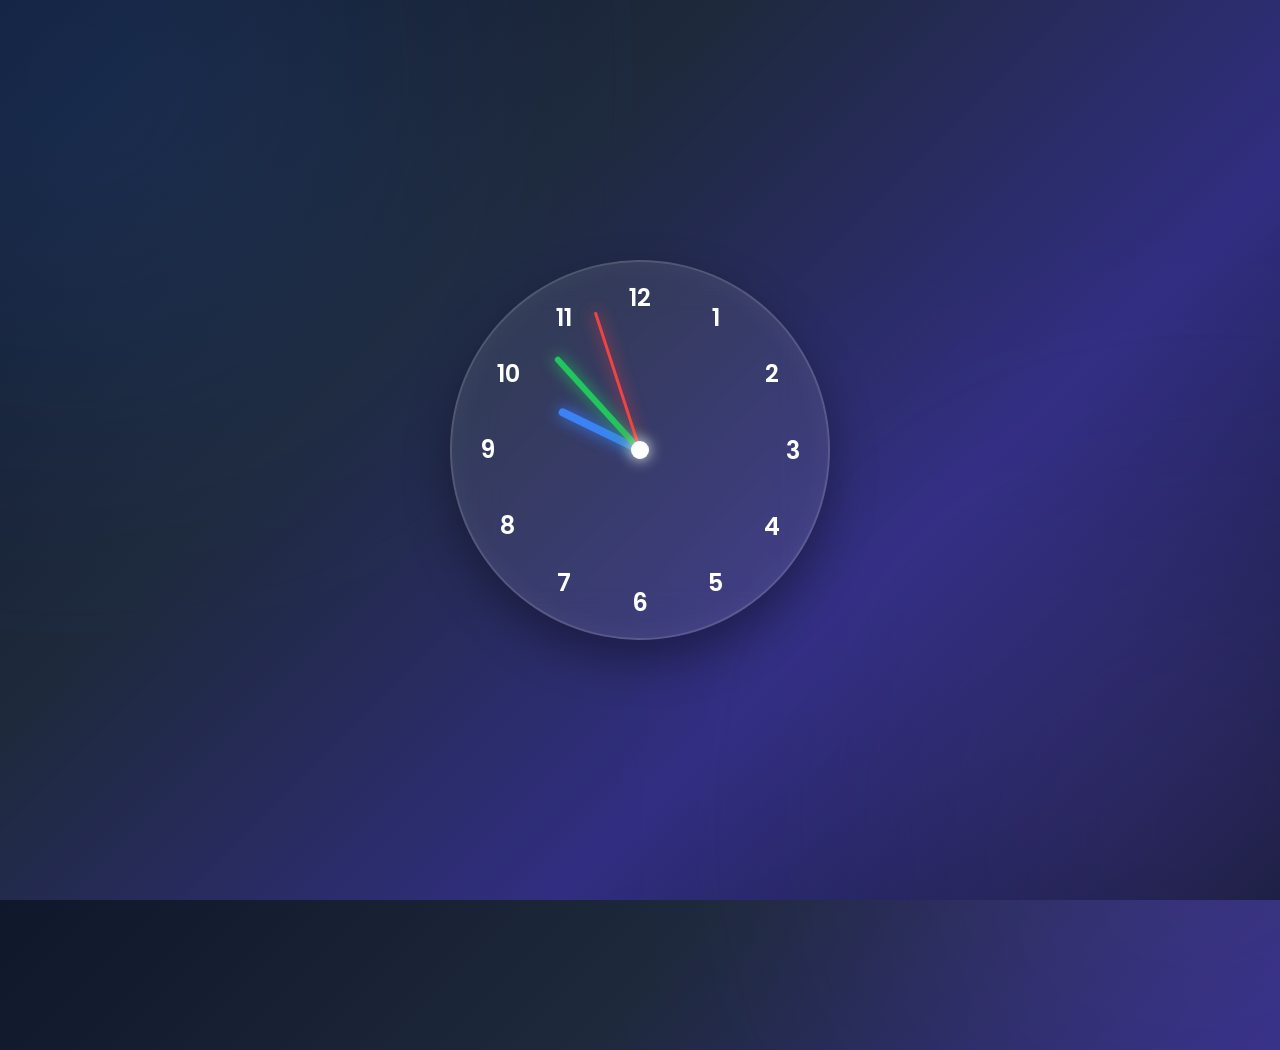
<file: analog-clock/index.html>
<!DOCTYPE html>
<html lang="en">
<head>
    <meta charset="UTF-8">
    <meta name="viewport" content="width=device-width, initial-scale=1.0">
    <title>Analog Clock</title>

    <link rel="stylesheet" href="style.css">

    <link href="https://fonts.googleapis.com/css2?family=Poppins:wght@300;400;500;600;700&display=swap" rel="stylesheet">
</head>
<body>

<div class="container">

    <div class="clock">

        <!-- Numbers -->
        <span style="--i:1"><b>1</b></span>
        <span style="--i:2"><b>2</b></span>
        <span style="--i:3"><b>3</b></span>
        <span style="--i:4"><b>4</b></span>
        <span style="--i:5"><b>5</b></span>
        <span style="--i:6"><b>6</b></span>
        <span style="--i:7"><b>7</b></span>
        <span style="--i:8"><b>8</b></span>
        <span style="--i:9"><b>9</b></span>
        <span style="--i:10"><b>10</b></span>
        <span style="--i:11"><b>11</b></span>
        <span style="--i:12"><b>12</b></span>

        <!-- Hands -->
        <div id="hour" class="hand hour"></div>
        <div id="minute" class="hand minute"></div>
        <div id="second" class="hand second"></div>

        <!-- Center Dot -->
        <div class="center"></div>

    </div>

</div>

<script src="script.js"></script>

</body>
</html>
</file>
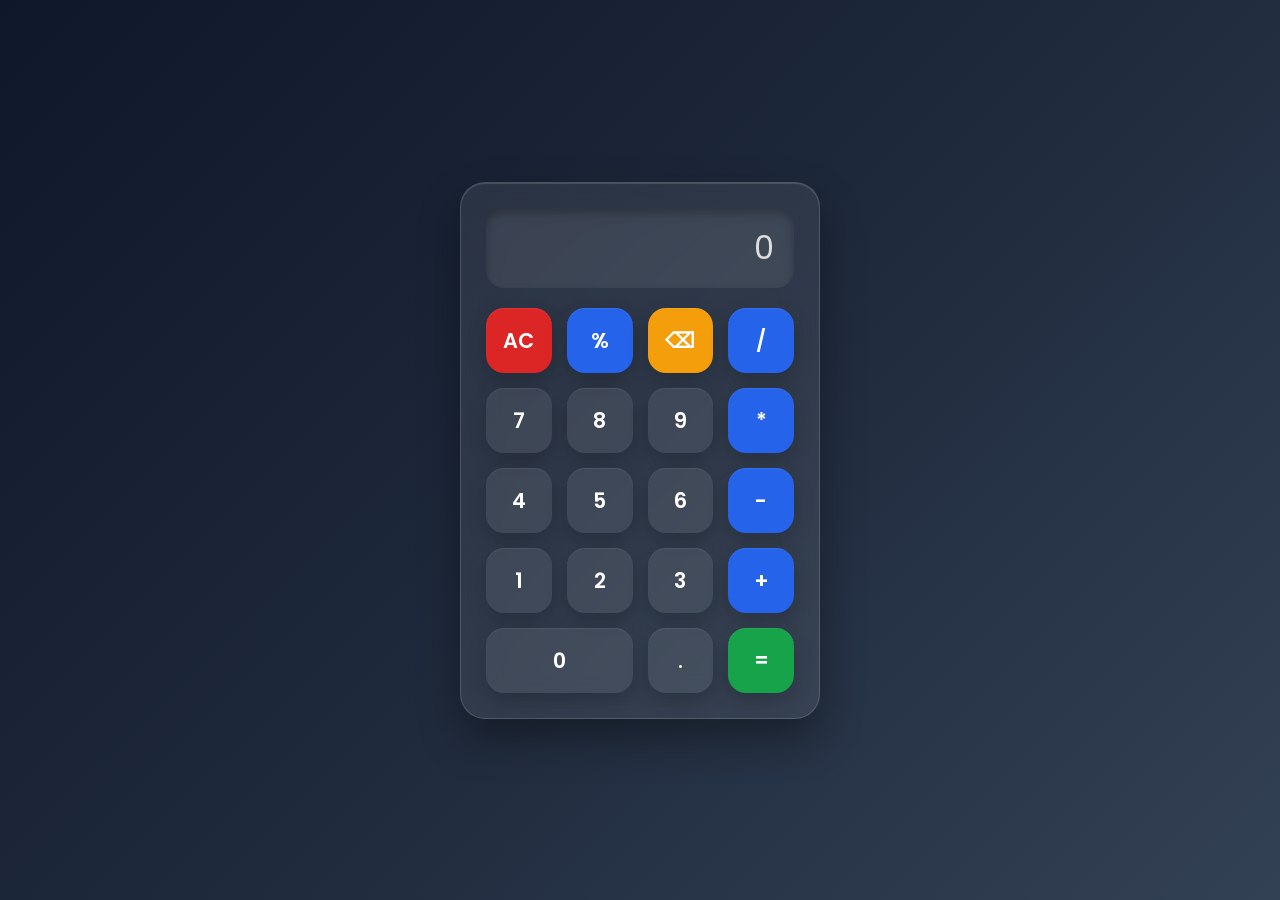
<file: Calculator/index.html>
<!DOCTYPE html>
<html lang="en">
<head>
    <meta charset="UTF-8">
    <meta name="viewport" content="width=device-width, initial-scale=1.0">
    <title>Modern Calculator</title>

    <link rel="stylesheet" href="style.css">

    <!-- Google Font -->
    <link href="https://fonts.googleapis.com/css2?family=Poppins:wght@300;400;500;600&display=swap" rel="stylesheet">
</head>
<body>

<div class="calculator">

    <div class="display">
        <input
            type="text"
            id="result"
            readonly
            placeholder="0">
    </div>

    <div class="buttons">

        <button class="operator clear">AC</button>
        <button class="operator">%</button>
        <button class="operator delete">⌫</button>
        <button class="operator">/</button>

        <button>7</button>
        <button>8</button>
        <button>9</button>
        <button class="operator">*</button>

        <button>4</button>
        <button>5</button>
        <button>6</button>
        <button class="operator">-</button>

        <button>1</button>
        <button>2</button>
        <button>3</button>
        <button class="operator">+</button>

        <button class="zero">0</button>
        <button>.</button>
        <button class="equal">=</button>

    </div>

</div>

<script src="script.js"></script>

</body>
</html>
</file>
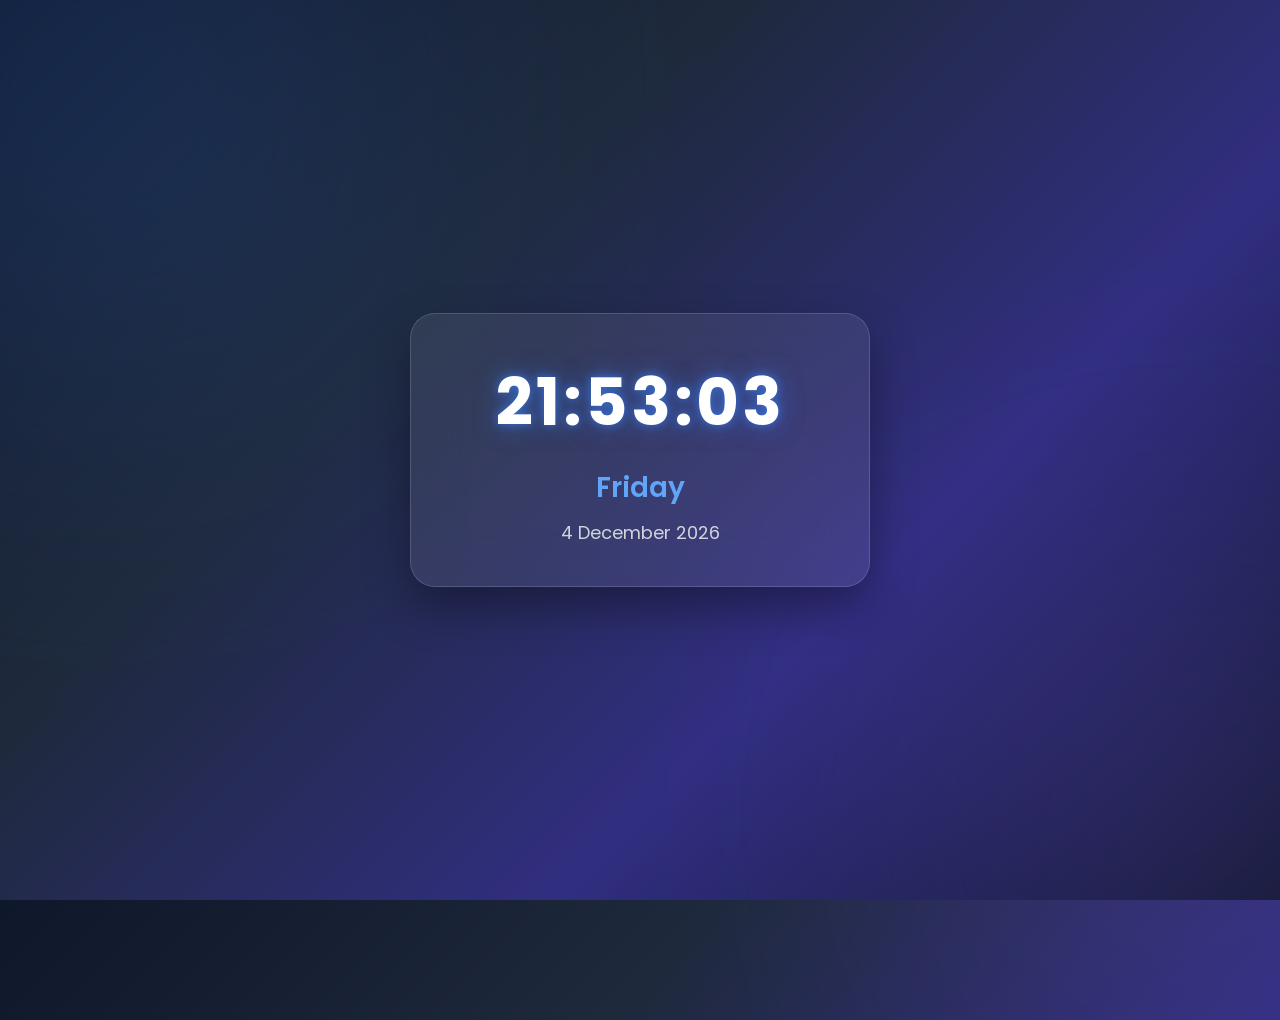
<file: digital-clock/index.html>
<!DOCTYPE html>
<html lang="en">
<head>

<meta charset="UTF-8">
<meta name="viewport" content="width=device-width, initial-scale=1.0">

<title>Digital Clock</title>

<link rel="stylesheet" href="style.css">

<link href="https://fonts.googleapis.com/css2?family=Poppins:wght@300;400;500;600;700&display=swap" rel="stylesheet">

</head>

<body>

<div class="container">

    <div class="clock">

        <h1 id="time">
            00:00:00
        </h1>

        <h2 id="day">
            Monday
        </h2>

        <p id="date">
            01 January 2026
        </p>

    </div>

</div>

<script src="script.js"></script>

</body>
</html>
</file>
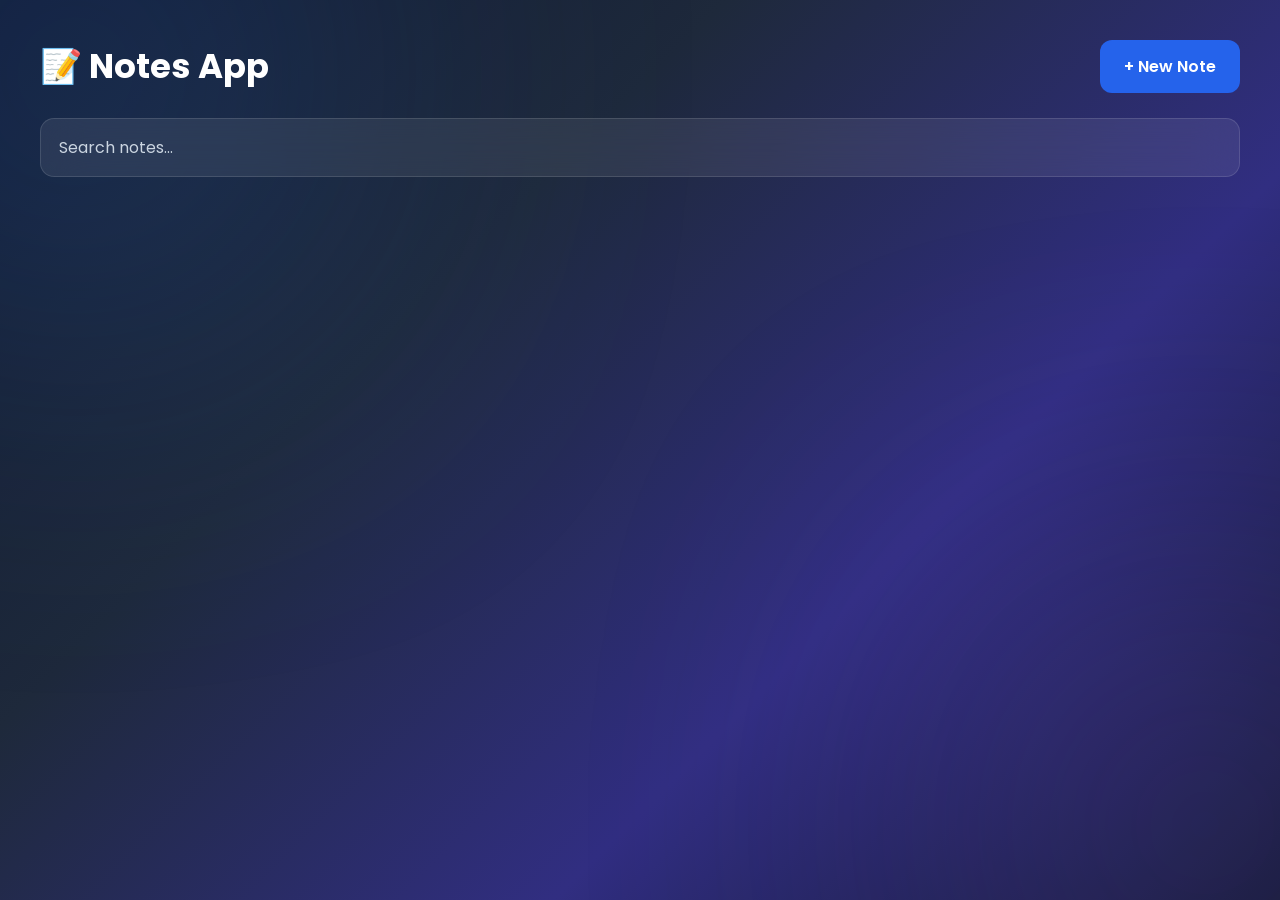
<file: notes-app/index.html>
<!DOCTYPE html>
<html lang="en">
<head>

<meta charset="UTF-8">
<meta name="viewport" content="width=device-width, initial-scale=1.0">

<title>Notes App</title>

<link rel="stylesheet" href="style.css">

<link href="https://fonts.googleapis.com/css2?family=Poppins:wght@300;400;500;600;700&display=swap" rel="stylesheet">

</head>

<body>

<div class="container">

    <div class="header">

        <h1>📝 Notes App</h1>

        <button id="addBtn">
            + New Note
        </button>

    </div>

    <input
        type="text"
        id="search"
        placeholder="Search notes...">

    <div id="notesContainer">

    </div>

</div>

<script src="script.js"></script>

</body>
</html>
</file>
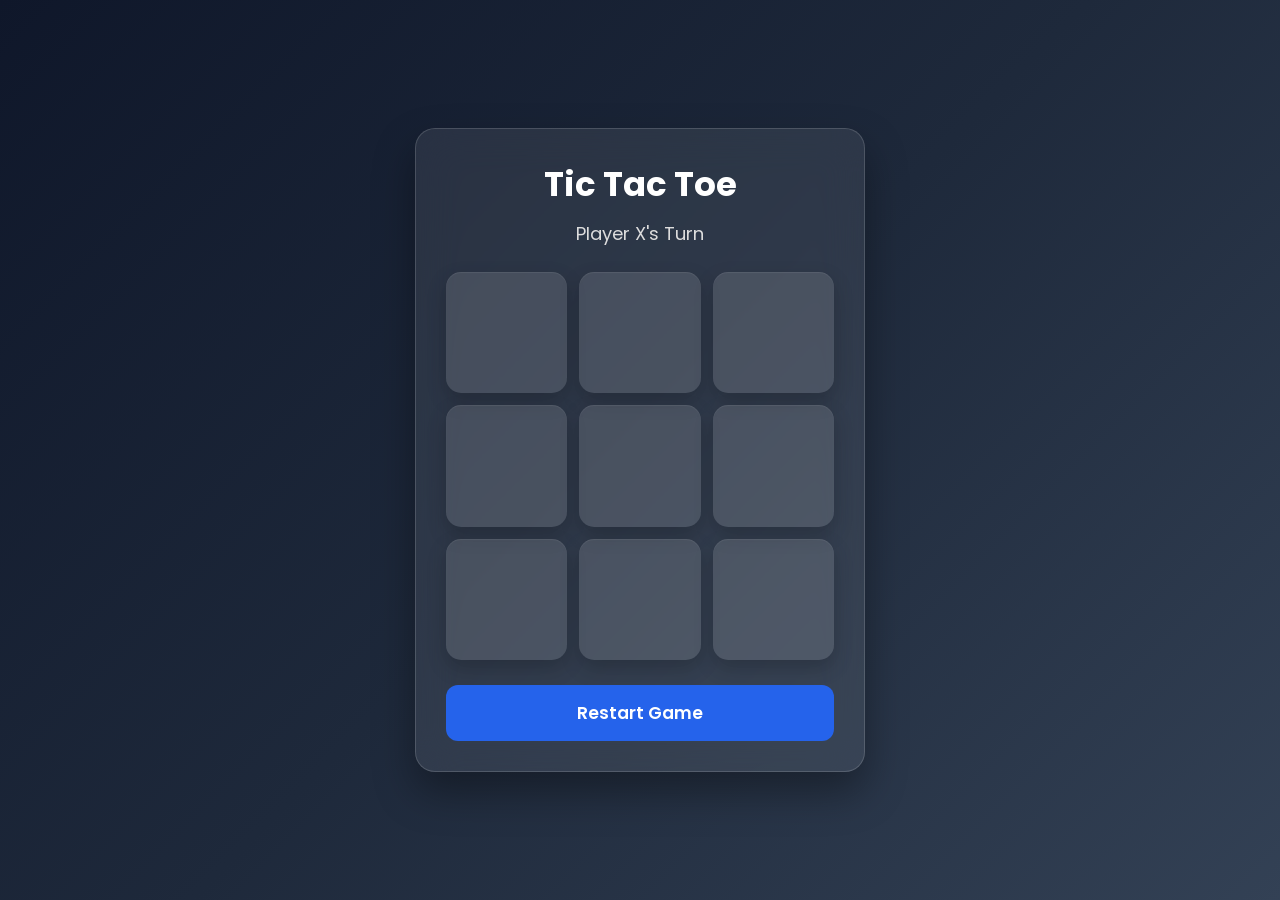
<file: tic-tac-toe/index.html>
<!DOCTYPE html>
<html lang="en">
<head>
    <meta charset="UTF-8">
    <meta name="viewport" content="width=device-width, initial-scale=1.0">
    <title>Tic Tac Toe</title>

    <link rel="stylesheet" href="style.css">

    <link href="https://fonts.googleapis.com/css2?family=Poppins:wght@300;400;500;600&display=swap" rel="stylesheet">
</head>
<body>

<div class="container">

    <h1>Tic Tac Toe</h1>

    <p id="status">Player X's Turn</p>

    <div class="board">

        <button class="cell"></button>
        <button class="cell"></button>
        <button class="cell"></button>

        <button class="cell"></button>
        <button class="cell"></button>
        <button class="cell"></button>

        <button class="cell"></button>
        <button class="cell"></button>
        <button class="cell"></button>

    </div>

    <button id="restartBtn">Restart Game</button>

</div>

<script src="script.js"></script>

</body>
</html>
</file>
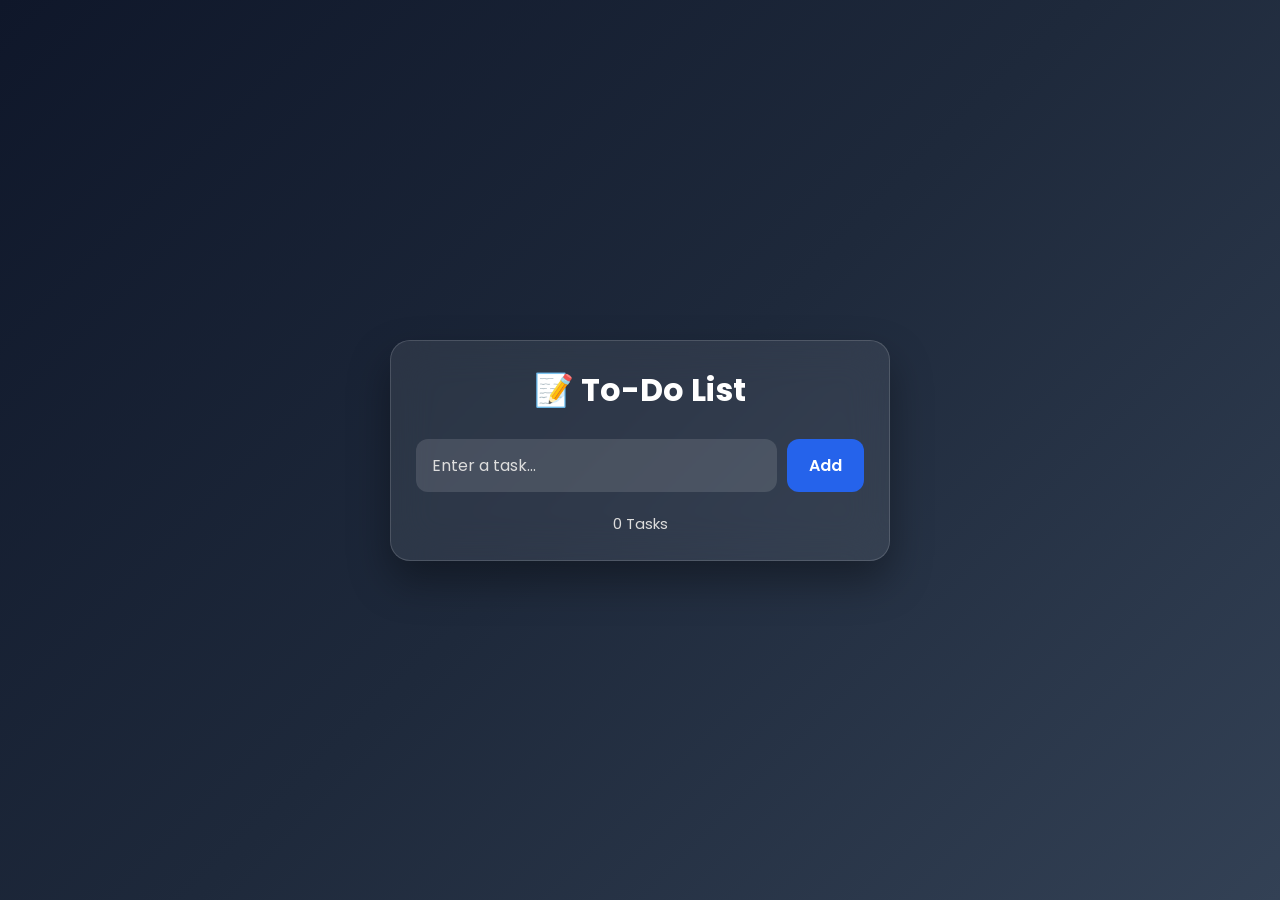
<file: todo-list/index.html>
<!DOCTYPE html>
<html lang="en">
<head>
    <meta charset="UTF-8">
    <meta name="viewport" content="width=device-width, initial-scale=1.0">
    <title>To-Do List</title>

    <link rel="stylesheet" href="style.css">

    <link href="https://fonts.googleapis.com/css2?family=Poppins:wght@300;400;500;600&display=swap" rel="stylesheet">
</head>
<body>

<div class="container">

    <h1>📝 To-Do List</h1>

    <div class="input-box">
        <input
            type="text"
            id="taskInput"
            placeholder="Enter a task...">

        <button id="addBtn">Add</button>
    </div>

    <ul id="taskList"></ul>

    <div class="footer">
        <span id="taskCount">0 Tasks</span>
    </div>

</div>

<script src="script.js"></script>

</body>
</html>
</file>
<file: analog-clock/style.css>
/* ==========================
   Google Font
========================== */
*{
    margin:0;
    padding:0;
    box-sizing:border-box;
    font-family:"Poppins",sans-serif;
}

/* ==========================
   Body
========================== */
body{
    min-height:100vh;
    display:flex;
    justify-content:center;
    align-items:center;
    background:linear-gradient(135deg,#0f172a,#1e293b,#312e81,#0f172a);
    overflow:hidden;
}

/* ==========================
   Background Glow
========================== */
body::before{
    content:"";
    position:absolute;
    width:450px;
    height:450px;
    background:#3b82f6;
    border-radius:50%;
    filter:blur(180px);
    top:-150px;
    left:-150px;
    opacity:.35;
}

body::after{
    content:"";
    position:absolute;
    width:450px;
    height:450px;
    background:#8b5cf6;
    border-radius:50%;
    filter:blur(180px);
    bottom:-150px;
    right:-150px;
    opacity:.35;
}

/* ==========================
   Container
========================== */
.container{
    position:relative;
    z-index:2;
}

/* ==========================
   Clock
========================== */
.clock{
    position:relative;
    width:380px;
    height:380px;

    border-radius:50%;

    background:rgba(255,255,255,.08);

    backdrop-filter:blur(25px);
    -webkit-backdrop-filter:blur(25px);

    border:2px solid rgba(255,255,255,.15);

    box-shadow:
        0 20px 45px rgba(0,0,0,.35),
        inset 0 0 30px rgba(255,255,255,.05);

    animation:float 3s infinite ease-in-out;
}

/* ==========================
   Numbers
========================== */
.clock span{
    position:absolute;
    inset:18px;
    text-align:center;
    transform:rotate(calc(30deg * var(--i)));
}

.clock span b{
    display:inline-block;
    transform:rotate(calc(-30deg * var(--i)));

    color:#fff;
    font-size:24px;
    font-weight:600;
}

/* ==========================
   Hands
========================== */
.hand{
    position:absolute;
    left:50%;
    bottom:50%;
    transform-origin:bottom;
    transform:translateX(-50%) rotate(0deg);
    border-radius:20px;
}

/* Hour */
.hour{
    width:8px;
    height:90px;
    background:#3b82f6;
    box-shadow:0 0 15px #3b82f6;
}

/* Minute */
.minute{
    width:6px;
    height:125px;
    background:#22c55e;
    box-shadow:0 0 15px #22c55e;
}

/* Second */
.second{
    width:3px;
    height:145px;
    background:#ef4444;
    box-shadow:0 0 15px #ef4444;
}

/* ==========================
   Center Dot
========================== */
.center{
    position:absolute;
    top:50%;
    left:50%;

    transform:translate(-50%,-50%);

    width:18px;
    height:18px;

    border-radius:50%;

    background:#fff;

    box-shadow:0 0 15px #fff;
}

/* ==========================
   Animation
========================== */
@keyframes float{

    0%{
        transform:translateY(0);
    }

    50%{
        transform:translateY(-10px);
    }

    100%{
        transform:translateY(0);
    }

}

/* ==========================
   Responsive
========================== */
@media(max-width:500px){

.clock{
    width:300px;
    height:300px;
}

.clock span b{
    font-size:18px;
}

.hour{
    height:70px;
}

.minute{
    height:100px;
}

.second{
    height:115px;
}

}
</file>
<file: Calculator/style.css>
/* ==========================
   Google Font
========================== */
*{
    margin:0;
    padding:0;
    box-sizing:border-box;
    font-family:'Poppins',sans-serif;
}

/* ==========================
   Body
========================== */
body{
    height:100vh;
    display:flex;
    justify-content:center;
    align-items:center;
    background:linear-gradient(135deg,#0f172a,#1e293b,#334155);
}

/* ==========================
   Calculator
========================== */
.calculator{
    width:360px;
    padding:25px;
    border-radius:25px;
    background:rgba(255,255,255,.08);
    backdrop-filter:blur(20px);
    -webkit-backdrop-filter:blur(20px);
    border:1px solid rgba(255,255,255,.15);
    box-shadow:
        0 20px 40px rgba(0,0,0,.35),
        inset 0 1px 1px rgba(255,255,255,.15);
}

/* ==========================
   Display
========================== */
.display{
    margin-bottom:20px;
}

.display input{
    width:100%;
    height:80px;
    border:none;
    outline:none;
    background:rgba(255,255,255,.08);
    border-radius:18px;
    padding:20px;
    text-align:right;
    font-size:2rem;
    color:#fff;
    box-shadow:inset 0 5px 10px rgba(0,0,0,.25);
}

.display input::placeholder{
    color:#ddd;
}

/* ==========================
   Buttons Grid
========================== */
.buttons{
    display:grid;
    grid-template-columns:repeat(4,1fr);
    gap:15px;
}

/* ==========================
   Button Style
========================== */
button{
    height:65px;
    border:none;
    border-radius:18px;
    font-size:1.3rem;
    font-weight:600;
    cursor:pointer;
    background:rgba(255,255,255,.08);
    color:#fff;
    transition:.25s;
    box-shadow:
        0 8px 20px rgba(0,0,0,.2),
        inset 0 1px 1px rgba(255,255,255,.08);
}

/* Hover */
button:hover{
    transform:translateY(-3px);
    background:rgba(255,255,255,.18);
}

/* Click */
button:active{
    transform:scale(.95);
}

/* ==========================
   Operators
========================== */
.operator{
    background:#2563eb;
}

.operator:hover{
    background:#1d4ed8;
}

/* ==========================
   Equal Button
========================== */
.equal{
    background:#16a34a;
}

.equal:hover{
    background:#15803d;
}

/* ==========================
   Clear Button
========================== */
.clear{
    background:#dc2626;
}

.clear:hover{
    background:#b91c1c;
}

/* ==========================
   Delete Button
========================== */
.delete{
    background:#f59e0b;
}

.delete:hover{
    background:#d97706;
}

/* ==========================
   Zero Button
========================== */
.zero{
    grid-column:span 2;
}

/* ==========================
   Responsive
========================== */
@media(max-width:420px){

.calculator{
    width:95%;
    padding:18px;
}

button{
    height:58px;
    font-size:1.1rem;
}

.display input{
    height:70px;
    font-size:1.7rem;
}

}
</file>
<file: digital-clock/style.css>
/* ==========================
   Google Font
========================== */
*{
    margin:0;
    padding:0;
    box-sizing:border-box;
    font-family:"Poppins",sans-serif;
}

/* ==========================
   Body
========================== */
body{
    min-height:100vh;
    display:flex;
    justify-content:center;
    align-items:center;
    background:linear-gradient(135deg,#0f172a,#1e293b,#312e81,#0f172a);
    overflow:hidden;
}

/* ==========================
   Background Glow
========================== */
body::before{
    content:"";
    position:absolute;
    width:450px;
    height:450px;
    background:#3b82f6;
    border-radius:50%;
    filter:blur(180px);
    top:-120px;
    left:-120px;
    opacity:.35;
}

body::after{
    content:"";
    position:absolute;
    width:400px;
    height:400px;
    background:#8b5cf6;
    border-radius:50%;
    filter:blur(180px);
    bottom:-120px;
    right:-120px;
    opacity:.35;
}

/* ==========================
   Container
========================== */
.container{
    position:relative;
    z-index:2;
    width:100%;
    max-width:500px;
    padding:20px;
}

/* ==========================
   Clock Card
========================== */
.clock{

    text-align:center;

    padding:40px 30px;

    border-radius:25px;

    background:rgba(255,255,255,.08);

    backdrop-filter:blur(25px);
    -webkit-backdrop-filter:blur(25px);

    border:1px solid rgba(255,255,255,.15);

    box-shadow:
        0 20px 45px rgba(0,0,0,.35);
}

/* ==========================
   Time
========================== */
#time{

    font-size:65px;
    font-weight:700;

    color:#ffffff;

    letter-spacing:3px;

    text-shadow:
        0 0 10px rgba(59,130,246,.7),
        0 0 25px rgba(59,130,246,.5);
}

/* ==========================
   Day
========================== */
#day{

    margin-top:15px;

    color:#60a5fa;

    font-size:28px;

    font-weight:600;
}

/* ==========================
   Date
========================== */
#date{

    margin-top:10px;

    color:#d1d5db;

    font-size:18px;
}

/* ==========================
   Clock Animation
========================== */
.clock{
    animation:float 3s ease-in-out infinite;
}

@keyframes float{

    0%{
        transform:translateY(0);
    }

    50%{
        transform:translateY(-8px);
    }

    100%{
        transform:translateY(0);
    }

}

/* ==========================
   Responsive
========================== */
@media(max-width:500px){

.clock{

    padding:30px 20px;
}

#time{

    font-size:45px;
}

#day{

    font-size:22px;
}

#date{

    font-size:16px;
}

}
</file>
<file: notes-app/style.css>
/* ==========================
   Google Font
========================== */
*{
    margin:0;
    padding:0;
    box-sizing:border-box;
    font-family:"Poppins",sans-serif;
}

/* ==========================
   Body
========================== */
body{
    min-height:100vh;
    background:linear-gradient(135deg,#0f172a,#1e293b,#312e81,#0f172a);
    padding:40px 20px;
    overflow-x:hidden;
}

/* ==========================
   Background Glow
========================== */
body::before{
    content:"";
    position:fixed;
    width:450px;
    height:450px;
    background:#3b82f6;
    border-radius:50%;
    filter:blur(180px);
    top:-150px;
    left:-150px;
    opacity:.35;
    z-index:-1;
}

body::after{
    content:"";
    position:fixed;
    width:450px;
    height:450px;
    background:#8b5cf6;
    border-radius:50%;
    filter:blur(180px);
    bottom:-150px;
    right:-150px;
    opacity:.35;
    z-index:-1;
}

/* ==========================
   Container
========================== */
.container{
    max-width:1200px;
    margin:auto;
}

/* ==========================
   Header
========================== */
.header{
    display:flex;
    justify-content:space-between;
    align-items:center;
    gap:20px;
    margin-bottom:25px;
}

.header h1{
    color:#fff;
    font-size:34px;
}

/* ==========================
   Add Button
========================== */
#addBtn{
    border:none;
    outline:none;
    cursor:pointer;

    padding:14px 24px;

    border-radius:12px;

    background:#2563eb;
    color:#fff;

    font-size:16px;
    font-weight:600;

    transition:.3s;
}

#addBtn:hover{
    background:#1d4ed8;
    transform:translateY(-2px);
}

/* ==========================
   Search
========================== */
#search{
    width:100%;
    margin-bottom:30px;

    padding:16px 18px;

    border:none;
    outline:none;

    border-radius:14px;

    background:rgba(255,255,255,.08);

    backdrop-filter:blur(20px);

    color:#fff;

    font-size:16px;

    border:1px solid rgba(255,255,255,.12);
}

#search::placeholder{
    color:#cbd5e1;
}

/* ==========================
   Notes Grid
========================== */
#notesContainer{
    display:grid;
    grid-template-columns:repeat(auto-fill,minmax(300px,1fr));
    gap:25px;
}

/* ==========================
   Note Card
========================== */
.note{

    background:rgba(255,255,255,.08);

    backdrop-filter:blur(20px);
    -webkit-backdrop-filter:blur(20px);

    border:1px solid rgba(255,255,255,.12);

    border-radius:18px;

    padding:20px;

    display:flex;
    flex-direction:column;

    box-shadow:0 15px 30px rgba(0,0,0,.25);

    animation:fade .3s ease;
}

/* ==========================
   Text Area
========================== */
.note textarea{

    width:100%;
    height:180px;

    resize:none;

    border:none;
    outline:none;

    background:transparent;

    color:#fff;

    font-size:16px;

    line-height:1.6;
}

.note textarea::placeholder{
    color:#cbd5e1;
}

/* ==========================
   Footer
========================== */
.note-footer{

    display:flex;
    justify-content:space-between;
    align-items:center;

    margin-top:20px;
}

.note-date{

    color:#cbd5e1;
    font-size:13px;
}

/* ==========================
   Delete Button
========================== */
.delete-btn{

    border:none;

    width:42px;
    height:42px;

    border-radius:10px;

    cursor:pointer;

    background:#ef4444;

    color:#fff;

    font-size:18px;

    transition:.3s;
}

.delete-btn:hover{

    background:#dc2626;

    transform:scale(1.08);
}

/* ==========================
   Animation
========================== */
@keyframes fade{

    from{
        opacity:0;
        transform:translateY(20px);
    }

    to{
        opacity:1;
        transform:translateY(0);
    }

}

/* ==========================
   Responsive
========================== */
@media(max-width:768px){

.header{

    flex-direction:column;
    align-items:flex-start;
}

.header h1{

    font-size:28px;
}

#addBtn{

    width:100%;
}

}

@media(max-width:500px){

body{

    padding:20px 15px;
}

#notesContainer{

    grid-template-columns:1fr;
}

.note textarea{

    height:150px;
}

}
</file>
<file: tic-tac-toe/style.css>
/* ==========================
   Google Font
========================== */
*{
    margin:0;
    padding:0;
    box-sizing:border-box;
    font-family:'Poppins',sans-serif;
}

/* ==========================
   Body
========================== */
body{
    min-height:100vh;
    display:flex;
    justify-content:center;
    align-items:center;
    background:linear-gradient(135deg,#0f172a,#1e293b,#334155);
    padding:20px;
}

/* ==========================
   Container
========================== */
.container{
    width:100%;
    max-width:450px;
    padding:30px;
    text-align:center;

    background:rgba(255,255,255,.08);
    backdrop-filter:blur(20px);
    -webkit-backdrop-filter:blur(20px);

    border:1px solid rgba(255,255,255,.15);
    border-radius:20px;

    box-shadow:0 20px 40px rgba(0,0,0,.35);
}

/* ==========================
   Heading
========================== */
h1{
    color:#fff;
    margin-bottom:10px;
    font-size:34px;
}

#status{
    color:#ddd;
    margin-bottom:25px;
    font-size:18px;
}

/* ==========================
   Game Board
========================== */
.board{
    display:grid;
    grid-template-columns:repeat(3,1fr);
    gap:12px;
}

/* ==========================
   Cell
========================== */
.cell{
    aspect-ratio:1;
    border:none;
    border-radius:15px;

    background:rgba(255,255,255,.12);
    color:#fff;

    font-size:50px;
    font-weight:700;

    cursor:pointer;

    transition:.3s;

    box-shadow:
        inset 0 1px 1px rgba(255,255,255,.08),
        0 8px 20px rgba(0,0,0,.2);
}

.cell:hover{
    background:rgba(255,255,255,.18);
    transform:scale(1.03);
}

.cell:disabled{
    cursor:not-allowed;
}

/* ==========================
   Restart Button
========================== */
#restartBtn{
    width:100%;
    margin-top:25px;
    padding:15px;

    border:none;
    border-radius:12px;

    background:#2563eb;
    color:#fff;

    font-size:17px;
    font-weight:600;

    cursor:pointer;
    transition:.3s;
}

#restartBtn:hover{
    background:#1d4ed8;
}

/* ==========================
   Winning Cells
========================== */
.win{
    background:#16a34a !important;
    color:#fff;
    animation:pop .4s ease;
}

/* ==========================
   X and O Colors
========================== */
.cell.x{
    color:#38bdf8;
}

.cell.o{
    color:#f97316;
}

/* ==========================
   Animation
========================== */
@keyframes pop{

    0%{
        transform:scale(.7);
    }

    100%{
        transform:scale(1);
    }

}

/* ==========================
   Responsive
========================== */
@media(max-width:500px){

.container{
    padding:20px;
}

h1{
    font-size:28px;
}

#status{
    font-size:16px;
}

.cell{
    font-size:40px;
}

}
</file>
<file: todo-list/style.css>
/* ==========================
   Google Font
========================== */
*{
    margin:0;
    padding:0;
    box-sizing:border-box;
    font-family:'Poppins',sans-serif;
}

/* ==========================
   Body
========================== */
body{
    min-height:100vh;
    display:flex;
    justify-content:center;
    align-items:center;
    background:linear-gradient(135deg,#0f172a,#1e293b,#334155);
    padding:20px;
}

/* ==========================
   Container
========================== */
.container{
    width:100%;
    max-width:500px;
    background:rgba(255,255,255,.08);
    backdrop-filter:blur(20px);
    -webkit-backdrop-filter:blur(20px);
    border:1px solid rgba(255,255,255,.15);
    border-radius:20px;
    padding:25px;
    box-shadow:0 20px 40px rgba(0,0,0,.35);
}

/* ==========================
   Heading
========================== */
h1{
    text-align:center;
    color:#fff;
    margin-bottom:25px;
    font-size:2rem;
}

/* ==========================
   Input Box
========================== */
.input-box{
    display:flex;
    gap:10px;
    margin-bottom:20px;
}

.input-box input{
    flex:1;
    padding:14px 16px;
    border:none;
    outline:none;
    border-radius:12px;
    font-size:16px;
    background:rgba(255,255,255,.12);
    color:#fff;
}

.input-box input::placeholder{
    color:#ddd;
}

.input-box button{
    padding:14px 22px;
    border:none;
    border-radius:12px;
    background:#2563eb;
    color:#fff;
    font-size:16px;
    font-weight:600;
    cursor:pointer;
    transition:.3s;
}

.input-box button:hover{
    background:#1d4ed8;
}

/* ==========================
   Task List
========================== */
#taskList{
    list-style:none;
}

/* ==========================
   Task Item
========================== */
#taskList li{
    display:flex;
    justify-content:space-between;
    align-items:center;
    gap:10px;
    padding:14px 16px;
    margin-bottom:12px;
    background:rgba(255,255,255,.10);
    border-radius:12px;
    color:#fff;
    animation:fade .3s ease;
}

/* Task Text */
.task-text{
    flex:1;
    cursor:pointer;
    word-break:break-word;
}

/* Completed Task */
.completed{
    text-decoration:line-through;
    opacity:.6;
    color:#9ca3af;
}

/* ==========================
   Action Buttons
========================== */
.actions{
    display:flex;
    gap:8px;
}

.actions button{
    width:36px;
    height:36px;
    border:none;
    border-radius:8px;
    cursor:pointer;
    color:#fff;
    font-size:16px;
    transition:.3s;
}

.edit-btn{
    background:#f59e0b;
}

.edit-btn:hover{
    background:#d97706;
}

.delete-btn{
    background:#ef4444;
}

.delete-btn:hover{
    background:#dc2626;
}

/* ==========================
   Footer
========================== */
.footer{
    margin-top:20px;
    text-align:center;
    color:#ddd;
    font-size:15px;
}

/* ==========================
   Animation
========================== */
@keyframes fade{
    from{
        opacity:0;
        transform:translateY(10px);
    }
    to{
        opacity:1;
        transform:translateY(0);
    }
}

/* ==========================
   Responsive
========================== */
@media(max-width:500px){

.container{
    padding:20px;
}

h1{
    font-size:1.7rem;
}

.input-box{
    flex-direction:column;
}

.input-box button{
    width:100%;
}

#taskList li{
    flex-direction:column;
    align-items:flex-start;
}

.actions{
    width:100%;
    justify-content:flex-end;
}

}
</file>
